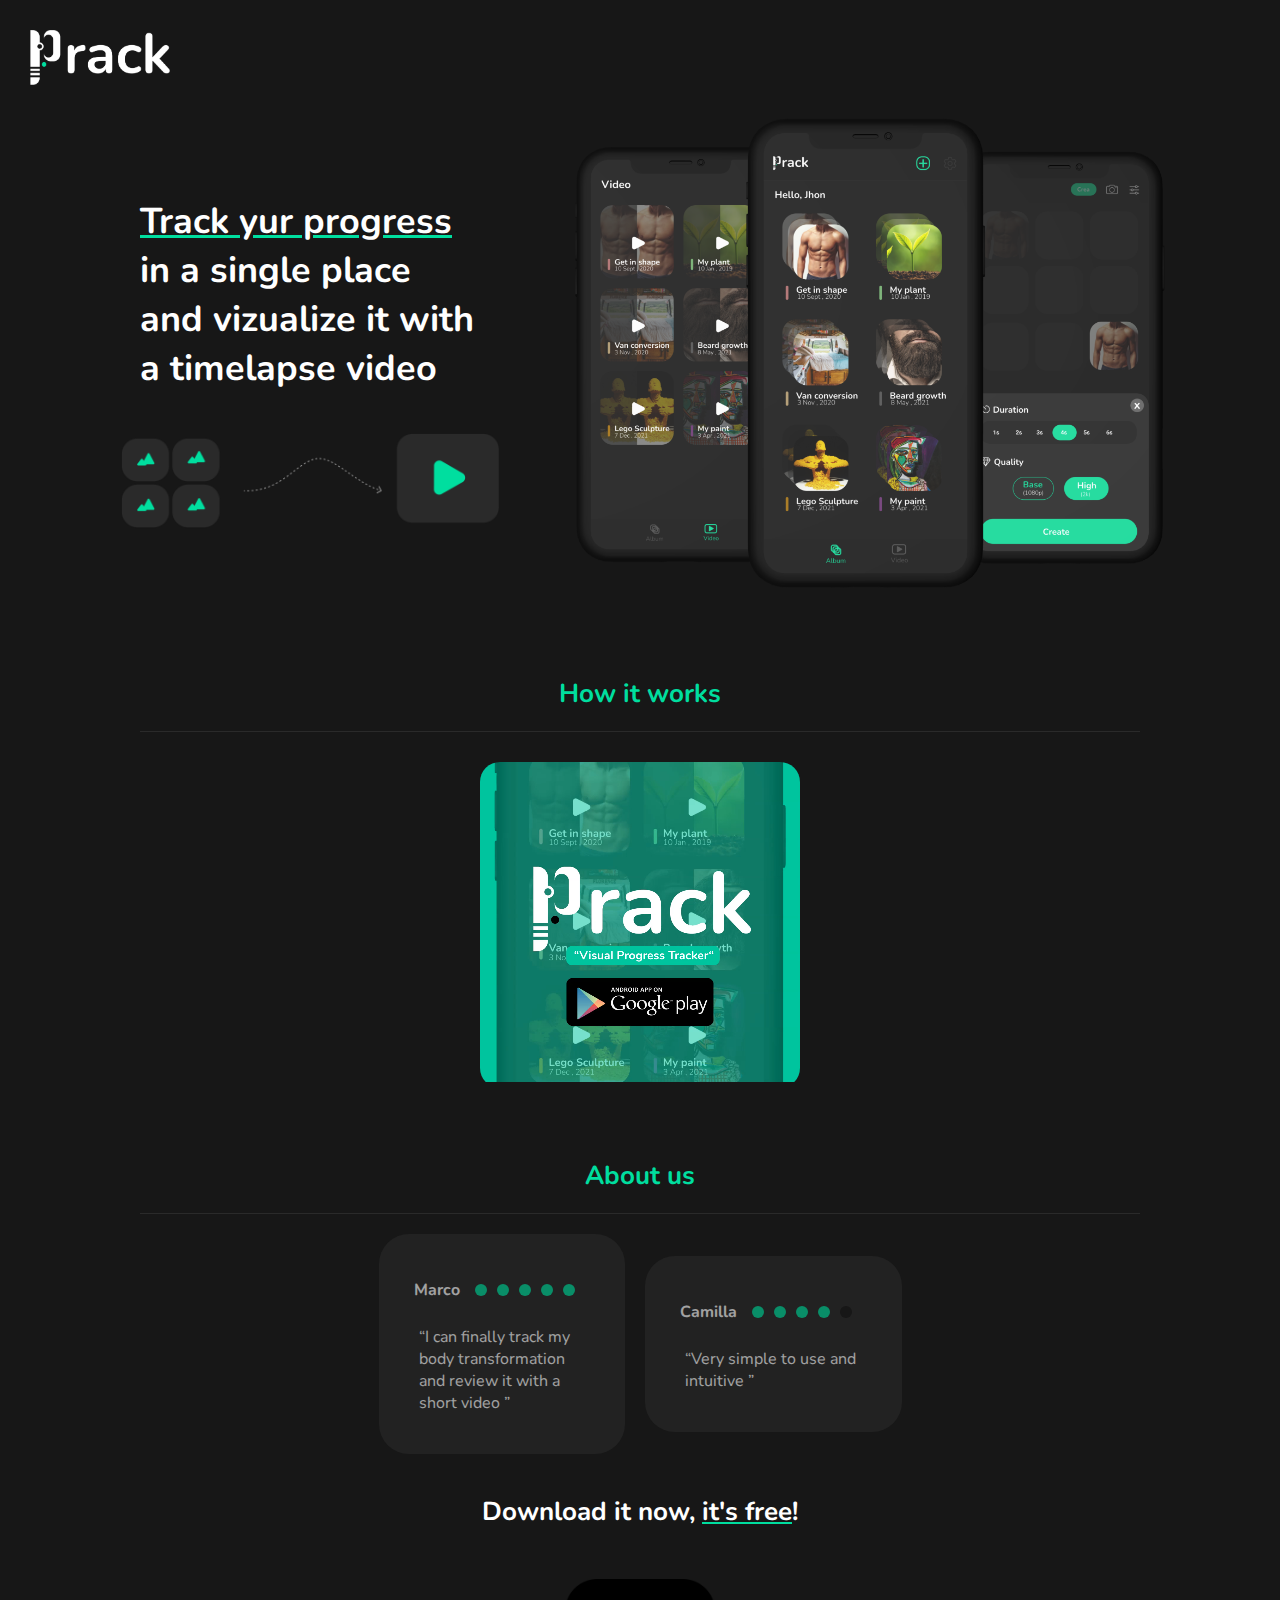
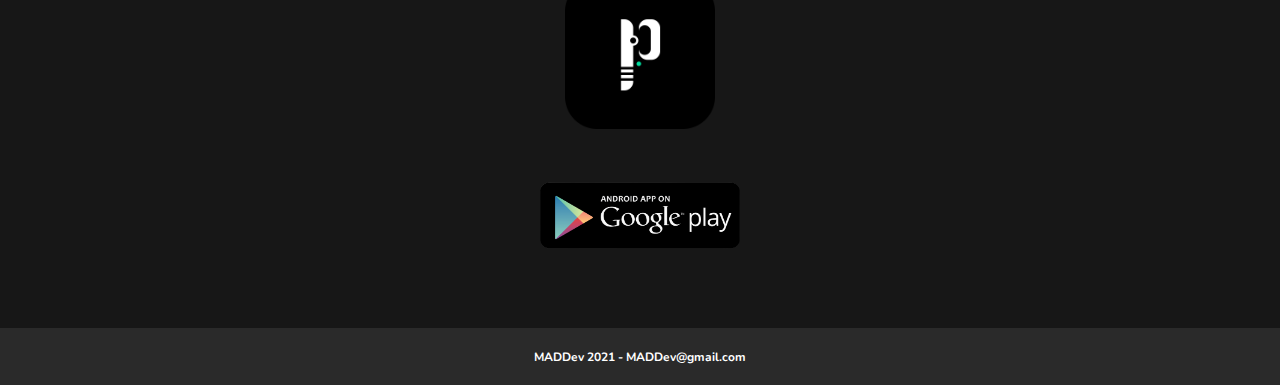
<file: index.html>
<!DOCTYPE html>
<html>
<head>
<link rel="stylesheet" href="style.css">
<link rel="preconnect" href="https://fonts.googleapis.com">
<link rel="preconnect" href="https://fonts.gstatic.com" crossorigin>
<link href="https://fonts.googleapis.com/css2?family=Nunito:wght@300&display=swap" rel="stylesheet">
<meta name="viewport" content="width=device-width, initial-scale=1">
<meta charset="utf-8"/>
</head>
<body >
    <img src="assets/logo.png" class="logo">
    <div class="header-back">                
    </div>
    <div class="container">
         <!-- PRESENTATION -->
        <section class="section flex-row-query">
            <div class="width-50-query flex-column">
                <h1 class="font-size-xl font-color-light font-thick-bold padding-l presentation"><span class="highlight">Track yur progress </span> in a single place and vizualize it with a timelapse video </h1>
                <img src="assets/imageToVideo.png " class="presentation padding-s">    
            </div>
            <div class="width-50 flex-row">
                <img src="./assets/preview.png" class="preview "/>                
            </div>
        </section
        <!-- APP STORE REVIEW -->   
        <section class="section flex-column">
            <h1 class='font-size-l font-color-primary font-thick-bold padding-m titleSection width-max'>How it works</h1>

            <div style="overflow: hidden;border-radius: 20px;margin-top: 30px;">
            <video width="320" height="320" autoplay loop muted >
                <source src="./assets/video.mp4" type="video/mp4">            
            Your browser does not support the video tag.
            </video>
            </div>
        </section> 
        <!-- APP STORE REVIEW -->
        <section class="section flex-column">
            <h1 class='font-size-l font-color-primary font-thick-bold padding-m titleSection width-max'>About us</h1>
            
            <div class="flex-row-query width-max margin-s width-50-query">
                <div class="flex-column-start width-50 margin-s reviewCard">
                    <div class="flex-row-start width-max padding-xs">
                        <p class="font-size-m font-color-light font-thick-bold">Marco</p>
                        <div class="flex-row padding-s">
                            <div class="star star-fill"></div>
                            <div class="star star-fill"></div>
                            <div class="star star-fill"></div>
                            <div class="star star-fill"></div>
                            <div class="star star-fill"></div>                           
                        </div>
                    </div>
                    <p class="font-size-m font-color-light padding-s text-left">“I can finally track my body transformation and review it with a short video ”</p>
                </div> 
                <div class="flex-column-start width-50 margin-s reviewCard ">
                    <div class="flex-row-start width-max padding-xs">
                        <p class="font-size-m font-color-light font-thick-bold">Camilla</p>
                        <div class="flex-row padding-s">
                            <div class="star star-fill"></div>
                            <div class="star star-fill"></div>
                            <div class="star star-fill"></div>
                            <div class="star star-fill"></div>
                            <div class="star star-nofill"></div>
                        </div>
                    </div>
                    <p class="font-size-m font-color-light padding-s text-left">“Very simple to use and intuitive ”</p>
                </div>               
            </div>    
            <h1 class='font-size-l font-color-light font-thick-bold padding-m text-center width-max'>Download it now, <span class="highlight">it's free</span>!</h1>  
            <img src="assets/appIcon.png" class="appIcon">      
            <a href="https://play.google.com/store/apps/details?id=com.prack"><img src="assets/gplay.png" class="store"/></a>    
        </section>            
   </div>
   <footer class="footer">
       <p class="font-size-s font-color-light font-thick-bold padding-m text-center"> MADDev 2021 - MADDev@gmail.com</p>
   </footer>
</body>
</html>
</file>
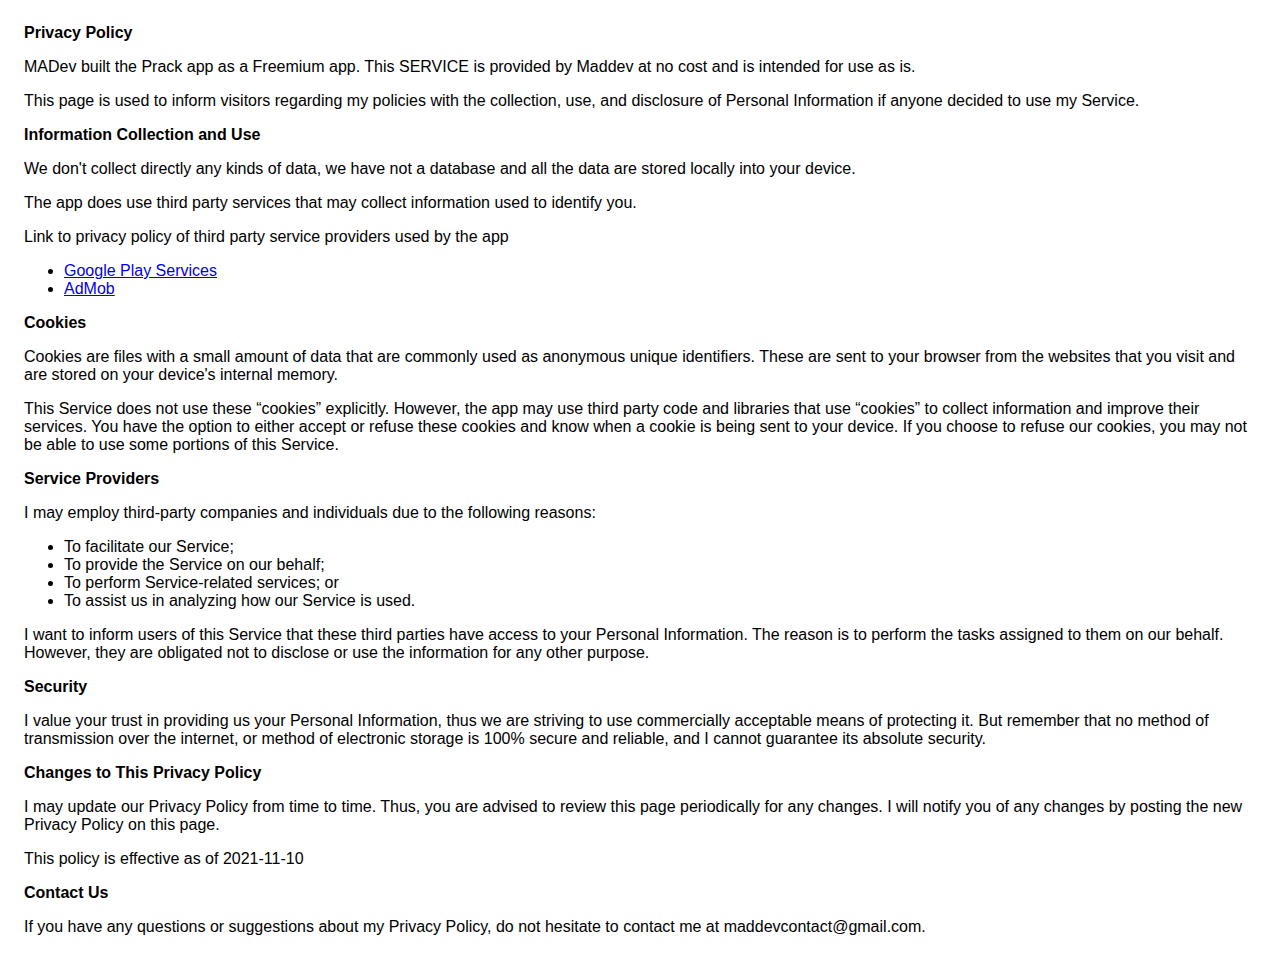
<file: privacyPolicy.html>
<!DOCTYPE html>
    <html>
    <head>
      <meta charset='utf-8'>
      <meta name='viewport' content='width=device-width'>
      <title>Privacy Policy</title>
      <style> body { font-family: 'Helvetica Neue', Helvetica, Arial, sans-serif; padding:1em; } </style>
    </head>
    <body>
    <strong>Privacy Policy</strong> <p>
                  MADev built the Prack app as
                  a Freemium app. This SERVICE is provided by
                  Maddev at no cost and is intended for use as
                  is.
                </p> <p>
                  This page is used to inform visitors regarding my
                  policies with the collection, use, and disclosure of Personal
                  Information if anyone decided to use my Service.
                </p> <p>
                  
                </p> <p><strong>Information Collection and Use</strong></p> <p>
                  We don't collect directly any kinds of data, we have not a database and all the data are stored 
                  locally into your device.
                </p> <div><p>
                    The app does use third party services that may collect
                    information used to identify you.
                  </p> <p>
                    Link to privacy policy of third party service providers used
                    by the app
                  </p> <ul><li><a href="https://www.google.com/policies/privacy/" target="_blank" rel="noopener noreferrer">Google Play Services</a></li><li><a href="https://support.google.com/admob/answer/6128543?hl=en" target="_blank" rel="noopener noreferrer">AdMob</a></li><!----><!----><!----><!----><!----><!----><!----><!----><!----><!----><!----><!----><!----><!----><!----><!----><!----><!----><!----><!----><!----><!----><!----><!----><!----></ul></div> 
                 
                </p> <p><strong>Cookies</strong></p> <p>
                  Cookies are files with a small amount of data that are
                  commonly used as anonymous unique identifiers. These are sent
                  to your browser from the websites that you visit and are
                  stored on your device's internal memory.
                </p> <p>
                  This Service does not use these “cookies” explicitly. However,
                  the app may use third party code and libraries that use
                  “cookies” to collect information and improve their services.
                  You have the option to either accept or refuse these cookies
                  and know when a cookie is being sent to your device. If you
                  choose to refuse our cookies, you may not be able to use some
                  portions of this Service.
                </p> <p><strong>Service Providers</strong></p> <p>
                  I may employ third-party companies and
                  individuals due to the following reasons:
                </p> <ul><li>To facilitate our Service;</li> <li>To provide the Service on our behalf;</li> <li>To perform Service-related services; or</li> <li>To assist us in analyzing how our Service is used.</li></ul> <p>
                  I want to inform users of this Service
                  that these third parties have access to your Personal
                  Information. The reason is to perform the tasks assigned to
                  them on our behalf. However, they are obligated not to
                  disclose or use the information for any other purpose.
                </p> <p><strong>Security</strong></p> <p>
                  I value your trust in providing us your
                  Personal Information, thus we are striving to use commercially
                  acceptable means of protecting it. But remember that no method
                  of transmission over the internet, or method of electronic
                  storage is 100% secure and reliable, and I cannot
                  guarantee its absolute security.
                
                </p> <p><strong>Changes to This Privacy Policy</strong></p> <p>
                  I may update our Privacy Policy from
                  time to time. Thus, you are advised to review this page
                  periodically for any changes. I will
                  notify you of any changes by posting the new Privacy Policy on
                  this page.
                </p> <p>This policy is effective as of 2021-11-10</p> <p><strong>Contact Us</strong></p> <p>
                  If you have any questions or suggestions about my
                  Privacy Policy, do not hesitate to contact me at maddevcontact@gmail.com.
                </p> 
    </body>
    </html>
</file>
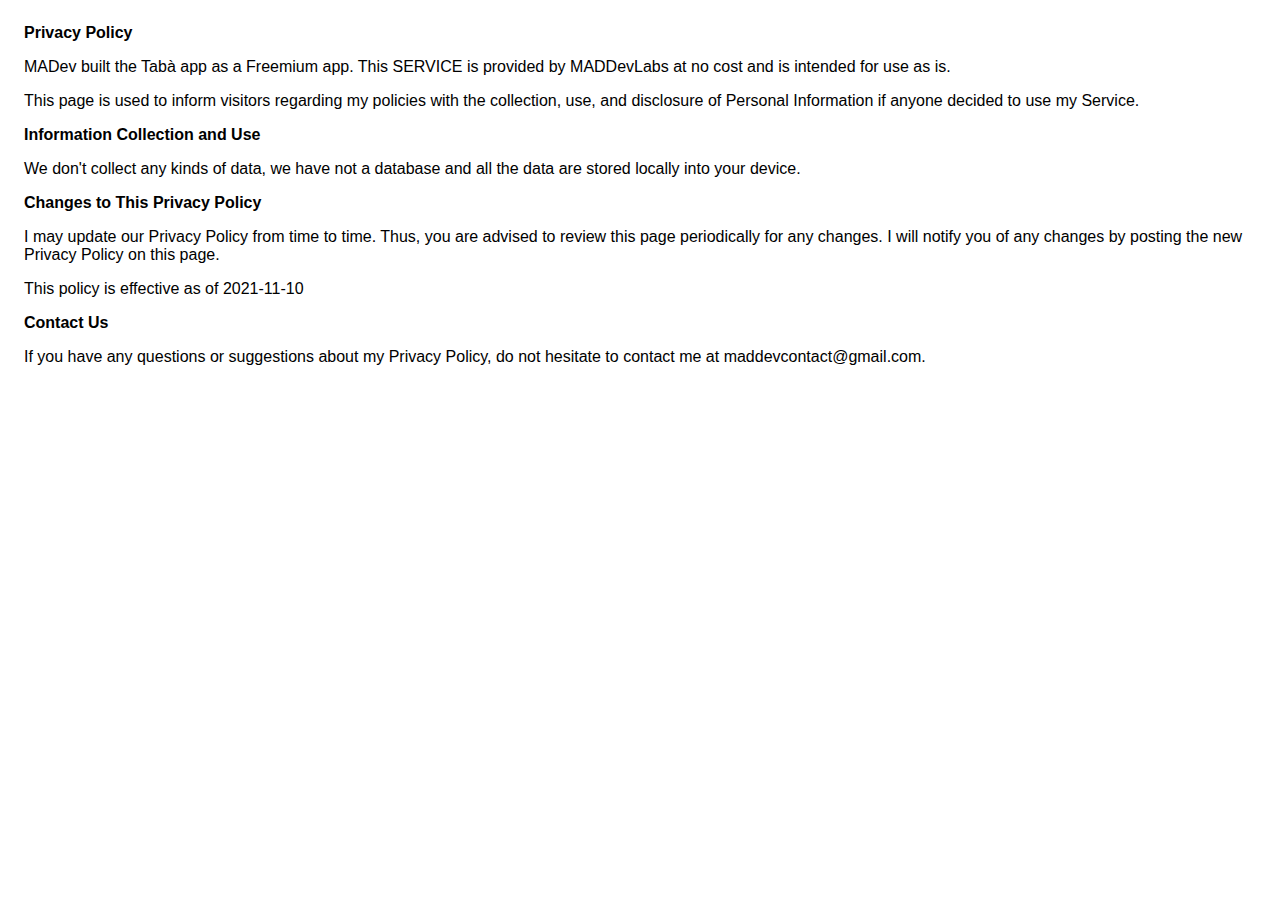
<file: TabaPrivacyPolicy.html>
<!DOCTYPE html>
<html>
  <head>
    <meta charset="utf-8" />
    <meta name="viewport" content="width=device-width" />
    <title>Privacy Policy</title>
    <style>
      body {
        font-family: 'Helvetica Neue', Helvetica, Arial, sans-serif;
        padding: 1em;
      }
    </style>
  </head>
  <body>
    <strong>Privacy Policy</strong>
    <p>
      MADev built the Tabà app as a Freemium app. This SERVICE is provided by MADDevLabs at no cost and is intended for use as is.
    </p>
    <p>
      This page is used to inform visitors regarding my policies with the collection, use, and disclosure of Personal Information
      if anyone decided to use my Service.
    </p>
    <p></p>
    <p><strong>Information Collection and Use</strong></p>
    <p>We don't collect any kinds of data, we have not a database and all the data are stored locally into your device.</p>
    <p><strong>Changes to This Privacy Policy</strong></p>
    <p>
      I may update our Privacy Policy from time to time. Thus, you are advised to review this page periodically for any changes. I
      will notify you of any changes by posting the new Privacy Policy on this page.
    </p>
    <p>This policy is effective as of 2021-11-10</p>
    <p><strong>Contact Us</strong></p>
    <p>
      If you have any questions or suggestions about my Privacy Policy, do not hesitate to contact me at maddevcontact@gmail.com.
    </p>
  </body>
</html>
</file>
<file: style.css>
* {
  margin: 0;
  padding: 0;
  box-sizing: border-box;
  font-family: 'Nunito', sans-serif;
}

p,
h1 {
  font-family: 'Nunito', sans-serif;
}
:root {
  --primary-color: #00de9f;
  --dark-color: #171717;
  --medium-color: #2a2a2a;
  --light-color: #ffffff;
}
body {
  background-color: var(--dark-color);
}
/* COMMON */
.font-color-primary {
  color: var(--primary-color);
}
.color-dark {
  color: var(--dark-color);
}
.font-color-medium {
  color: var(--medium-color);
}
.font-color-light {
  color: var(--light-color);
}
.font-size-s {
  font-size: 12px;
}
.font-size-m {
  font-size: 16px;
}
.font-size-l {
  font-size: 26px;
}
.font-size-xl {
  font-size: 36px;
}
.font-thick-bold {
  font-weight: bold;
}
.padding-xs {
  padding: 5px;
}
.padding-s {
  padding: 10px;
}
.padding-m {
  padding: 20px;
}
.padding-l {
  padding: 30px;
}

.margin-s {
  margin: 10px;
}
.margin-m {
  margin: 20px;
}
.margin-l {
  margin: 30px;
}
.width-max {
  width: 100%;
}

.width-50-query {
  width: 50%;
}

.flex-row {
  display: flex;
  flex-direction: row;
  justify-content: center;
  align-items: center;
}

.flex-row-start {
  display: flex;
  flex-direction: row;
  justify-content: flex-start;
  align-items: center;
}
.flex-column {
  display: flex;
  flex-direction: column;
  justify-content: center;
  align-items: center;
}

.flex-column-start {
  display: flex;
  flex-direction: column;
  justify-content: center;
  align-items: flex-start;
}

.highlight {
  text-decoration: underline;
  text-decoration-color: var(--primary-color);
}
/* COMPONENTS */

.header-back {
  position: absolute;
  top: 0px;
  left: 0px;
  /* background-image: url("assets/texture.png"); */
  width: 100vw;
  height: 851px;
  z-index: 1;
}
.logo {
  position: absolute;
  top: 0;
  left: 0;
  width: 200px;
  padding: 30px;
  z-index: 2;
}
.container {
  position: relative;
  display: flex;
  flex-direction: column;
  justify-content: center;
  align-items: center;
  margin-top: 100px;
  z-index: 10;
}
.footer {
  position: relative;
  z-index: 15;
  border-top: 1px solid var(--medium-color);
  width: 100vw;
  background-color: var(--medium-color);
  height: 100%;
}

.section {
  width: 1000px;
  padding-bottom: 50px;
}

.preview {
  width: 600px;
  margin-left: 60px;
}

.presentation {
  width: 400px;
}
.titleSection {
  border-bottom: 1px solid var(--medium-color);
  text-align: center;
}

.text-center {
  text-align: center;
}
.text-left {
  text-align: left;
}
.reviewCard {
  background-color: var(--medium-color);
  border-radius: 30px;
  padding: 30px;
  opacity: 0.6;
}

.star {
  width: 12px;
  height: 12px;
  border-radius: 100px;
  margin: 5px;
}
.star-fill {
  background-color: var(--primary-color);
}
.star-nofill {
  background-color: var(--dark-color);
}
.store {
  width: 200px;
}
.appIcon {
  width: 150px;
  margin: 30px;
}

.flex-row-query {
  display: flex;
  flex-direction: row;
  justify-content: center;
  align-items: center;
}

@media only screen and (max-width: 800px) {
  .flex-row-query {
    display: flex;
    flex-direction: column;
    justify-content: center;
    align-items: center;
  }

  .section {
    width: 100vw;
    padding-bottom: 50px;
  }

  .preview {
    width: 80%;
    margin-left: 0px;
  }
  .width-50-query {
    width: 100%;
    padding: 30px;
  }

  .presentation {
    width: 80%;
  }

  .reviewCard {
    background-color: var(--medium-color);
    border-radius: 30px;
    padding: 30px;
    opacity: 0.6;
    margin: 10px 30px;
  }

  .font-size-xl {
    font-size: 36px;
  }

  .header-back {
    position: absolute;
    top: 0px;
    left: 0px;
    background-image: url('assets/texture.png');
    width: 100vw;
    height: 1700px;
    z-index: 1;
  }
}

/* DESKTOP TEST STAGE  2*/


/* TABLET */

/* MOBILE */
</file>
